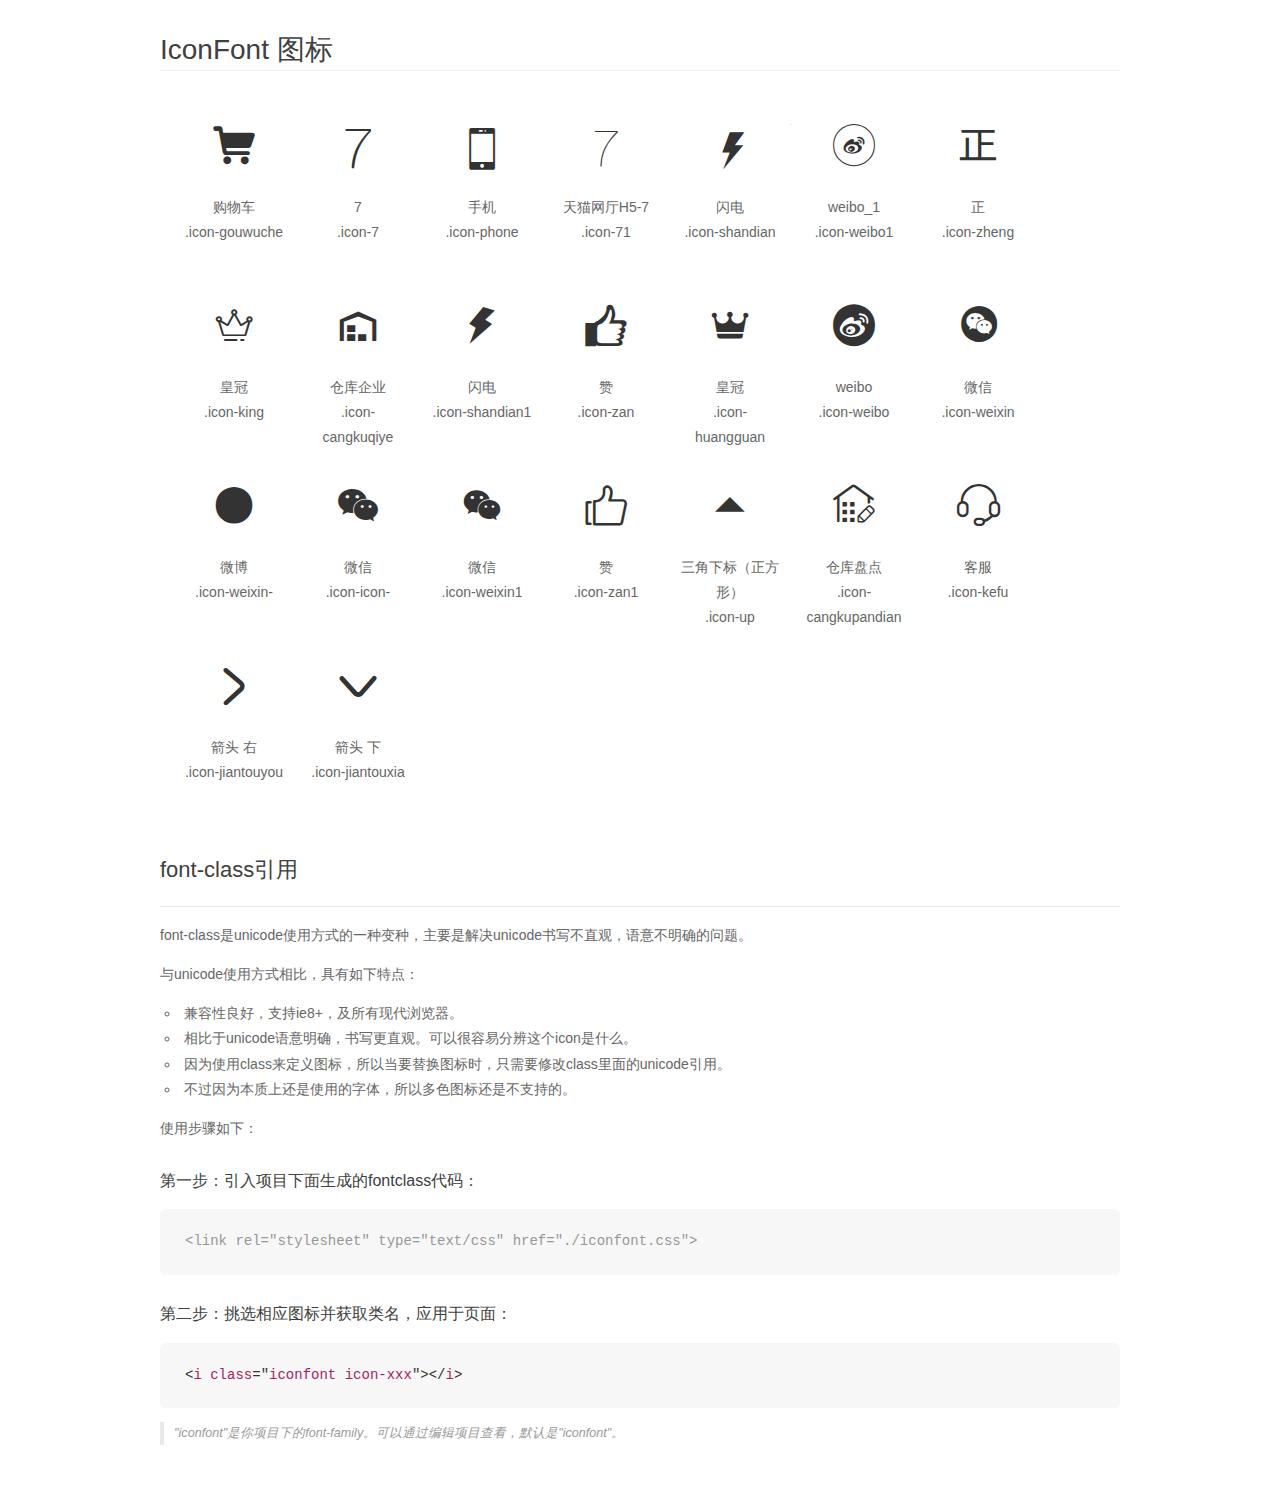
<file: font/demo_fontclass.html>
<!DOCTYPE html>
<html>
<head>
    <meta charset="utf-8"/>
    <title>IconFont</title>
    <link rel="stylesheet" href="demo.css">
    <link rel="stylesheet" href="iconfont.css">
</head>
<body>
    <div class="main markdown">
        <h1>IconFont 图标</h1>
        <ul class="icon_lists clear">
            
                <li>
                <i class="icon iconfont icon-gouwuche"></i>
                    <div class="name">购物车</div>
                    <div class="fontclass">.icon-gouwuche</div>
                </li>
            
                <li>
                <i class="icon iconfont icon-7"></i>
                    <div class="name">7</div>
                    <div class="fontclass">.icon-7</div>
                </li>
            
                <li>
                <i class="icon iconfont icon-phone"></i>
                    <div class="name">手机</div>
                    <div class="fontclass">.icon-phone</div>
                </li>
            
                <li>
                <i class="icon iconfont icon-71"></i>
                    <div class="name">天猫网厅H5-7</div>
                    <div class="fontclass">.icon-71</div>
                </li>
            
                <li>
                <i class="icon iconfont icon-shandian"></i>
                    <div class="name">闪电</div>
                    <div class="fontclass">.icon-shandian</div>
                </li>
            
                <li>
                <i class="icon iconfont icon-weibo1"></i>
                    <div class="name">weibo_1</div>
                    <div class="fontclass">.icon-weibo1</div>
                </li>
            
                <li>
                <i class="icon iconfont icon-zheng"></i>
                    <div class="name">正</div>
                    <div class="fontclass">.icon-zheng</div>
                </li>
            
                <li>
                <i class="icon iconfont icon-king"></i>
                    <div class="name">皇冠</div>
                    <div class="fontclass">.icon-king</div>
                </li>
            
                <li>
                <i class="icon iconfont icon-cangkuqiye"></i>
                    <div class="name">仓库企业</div>
                    <div class="fontclass">.icon-cangkuqiye</div>
                </li>
            
                <li>
                <i class="icon iconfont icon-shandian1"></i>
                    <div class="name">闪电</div>
                    <div class="fontclass">.icon-shandian1</div>
                </li>
            
                <li>
                <i class="icon iconfont icon-zan"></i>
                    <div class="name">赞</div>
                    <div class="fontclass">.icon-zan</div>
                </li>
            
                <li>
                <i class="icon iconfont icon-huangguan"></i>
                    <div class="name">皇冠</div>
                    <div class="fontclass">.icon-huangguan</div>
                </li>
            
                <li>
                <i class="icon iconfont icon-weibo"></i>
                    <div class="name">weibo</div>
                    <div class="fontclass">.icon-weibo</div>
                </li>
            
                <li>
                <i class="icon iconfont icon-weixin"></i>
                    <div class="name">微信</div>
                    <div class="fontclass">.icon-weixin</div>
                </li>
            
                <li>
                <i class="icon iconfont icon-weixin-"></i>
                    <div class="name">微博</div>
                    <div class="fontclass">.icon-weixin-</div>
                </li>
            
                <li>
                <i class="icon iconfont icon-icon-"></i>
                    <div class="name">微信</div>
                    <div class="fontclass">.icon-icon-</div>
                </li>
            
                <li>
                <i class="icon iconfont icon-weixin1"></i>
                    <div class="name">微信</div>
                    <div class="fontclass">.icon-weixin1</div>
                </li>
            
                <li>
                <i class="icon iconfont icon-zan1"></i>
                    <div class="name">赞</div>
                    <div class="fontclass">.icon-zan1</div>
                </li>
            
                <li>
                <i class="icon iconfont icon-up"></i>
                    <div class="name">三角下标（正方形）</div>
                    <div class="fontclass">.icon-up</div>
                </li>
            
                <li>
                <i class="icon iconfont icon-cangkupandian"></i>
                    <div class="name">仓库盘点</div>
                    <div class="fontclass">.icon-cangkupandian</div>
                </li>
            
                <li>
                <i class="icon iconfont icon-kefu"></i>
                    <div class="name">客服</div>
                    <div class="fontclass">.icon-kefu</div>
                </li>
            
                <li>
                <i class="icon iconfont icon-jiantouyou"></i>
                    <div class="name">箭头 右</div>
                    <div class="fontclass">.icon-jiantouyou</div>
                </li>
            
                <li>
                <i class="icon iconfont icon-jiantouxia"></i>
                    <div class="name">箭头 下</div>
                    <div class="fontclass">.icon-jiantouxia</div>
                </li>
            
        </ul>

        <h2 id="font-class-">font-class引用</h2>
        <hr>

        <p>font-class是unicode使用方式的一种变种，主要是解决unicode书写不直观，语意不明确的问题。</p>
        <p>与unicode使用方式相比，具有如下特点：</p>
        <ul>
        <li>兼容性良好，支持ie8+，及所有现代浏览器。</li>
        <li>相比于unicode语意明确，书写更直观。可以很容易分辨这个icon是什么。</li>
        <li>因为使用class来定义图标，所以当要替换图标时，只需要修改class里面的unicode引用。</li>
        <li>不过因为本质上还是使用的字体，所以多色图标还是不支持的。</li>
        </ul>
        <p>使用步骤如下：</p>
        <h3 id="-fontclass-">第一步：引入项目下面生成的fontclass代码：</h3>


        <pre><code class="lang-js hljs javascript"><span class="hljs-comment">&lt;link rel="stylesheet" type="text/css" href="./iconfont.css"&gt;</span></code></pre>
        <h3 id="-">第二步：挑选相应图标并获取类名，应用于页面：</h3>
        <pre><code class="lang-css hljs">&lt;<span class="hljs-selector-tag">i</span> <span class="hljs-selector-tag">class</span>="<span class="hljs-selector-tag">iconfont</span> <span class="hljs-selector-tag">icon-xxx</span>"&gt;&lt;/<span class="hljs-selector-tag">i</span>&gt;</code></pre>
        <blockquote>
        <p>"iconfont"是你项目下的font-family。可以通过编辑项目查看，默认是"iconfont"。</p>
        </blockquote>
    </div>
</body>
</html>
</file>
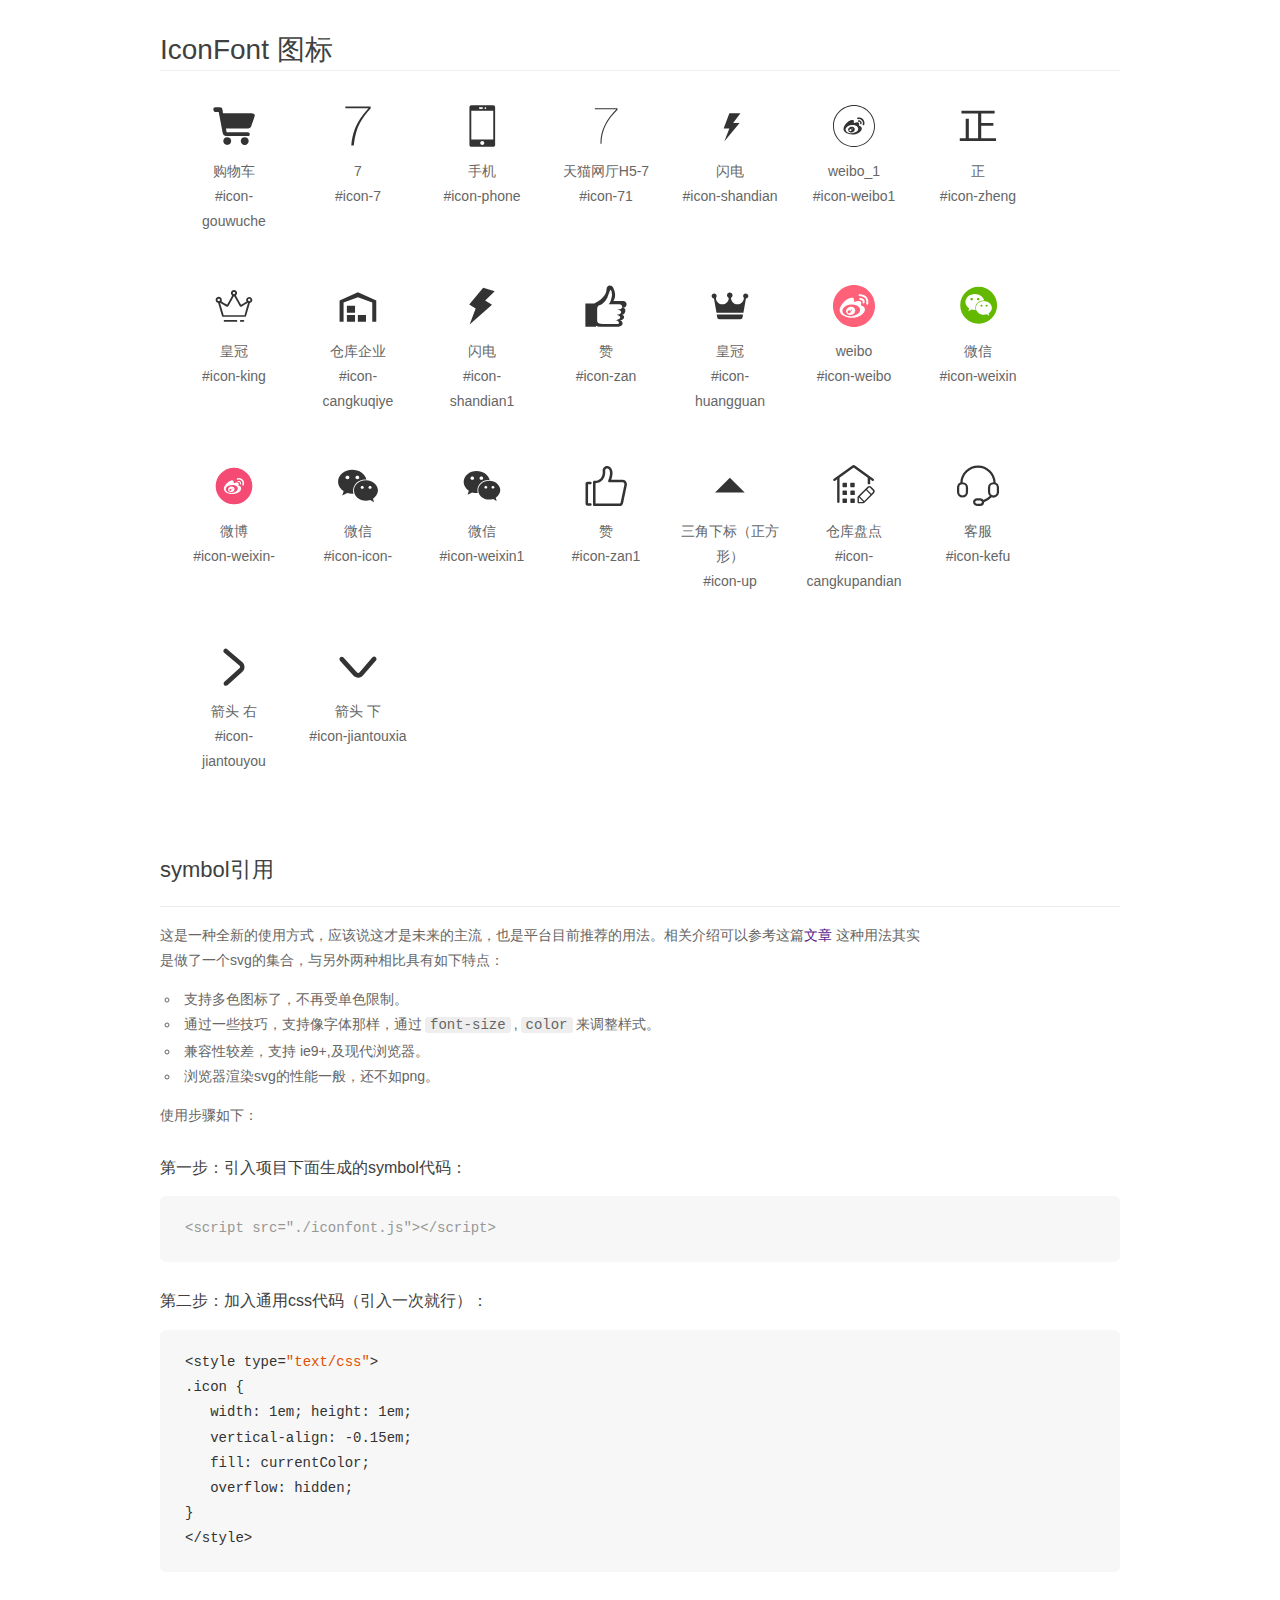
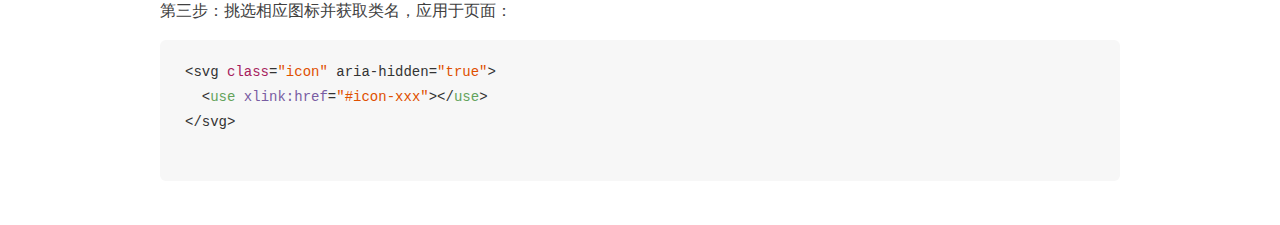
<file: font/demo_symbol.html>
<!DOCTYPE html>
<html>
<head>
    <meta charset="utf-8"/>
    <title>IconFont</title>
    <link rel="stylesheet" href="demo.css">
    <script src="iconfont.js"></script>

    <style type="text/css">
        .icon {
          /* 通过设置 font-size 来改变图标大小 */
          width: 1em; height: 1em;
          /* 图标和文字相邻时，垂直对齐 */
          vertical-align: -0.15em;
          /* 通过设置 color 来改变 SVG 的颜色/fill */
          fill: currentColor;
          /* path 和 stroke 溢出 viewBox 部分在 IE 下会显示
             normalize.css 中也包含这行 */
          overflow: hidden;
        }

    </style>
</head>
<body>
    <div class="main markdown">
        <h1>IconFont 图标</h1>
        <ul class="icon_lists clear">
            
                <li>
                    <svg class="icon" aria-hidden="true">
                        <use xlink:href="#icon-gouwuche"></use>
                    </svg>
                    <div class="name">购物车</div>
                    <div class="fontclass">#icon-gouwuche</div>
                </li>
            
                <li>
                    <svg class="icon" aria-hidden="true">
                        <use xlink:href="#icon-7"></use>
                    </svg>
                    <div class="name">7</div>
                    <div class="fontclass">#icon-7</div>
                </li>
            
                <li>
                    <svg class="icon" aria-hidden="true">
                        <use xlink:href="#icon-phone"></use>
                    </svg>
                    <div class="name">手机</div>
                    <div class="fontclass">#icon-phone</div>
                </li>
            
                <li>
                    <svg class="icon" aria-hidden="true">
                        <use xlink:href="#icon-71"></use>
                    </svg>
                    <div class="name">天猫网厅H5-7</div>
                    <div class="fontclass">#icon-71</div>
                </li>
            
                <li>
                    <svg class="icon" aria-hidden="true">
                        <use xlink:href="#icon-shandian"></use>
                    </svg>
                    <div class="name">闪电</div>
                    <div class="fontclass">#icon-shandian</div>
                </li>
            
                <li>
                    <svg class="icon" aria-hidden="true">
                        <use xlink:href="#icon-weibo1"></use>
                    </svg>
                    <div class="name">weibo_1</div>
                    <div class="fontclass">#icon-weibo1</div>
                </li>
            
                <li>
                    <svg class="icon" aria-hidden="true">
                        <use xlink:href="#icon-zheng"></use>
                    </svg>
                    <div class="name">正</div>
                    <div class="fontclass">#icon-zheng</div>
                </li>
            
                <li>
                    <svg class="icon" aria-hidden="true">
                        <use xlink:href="#icon-king"></use>
                    </svg>
                    <div class="name">皇冠</div>
                    <div class="fontclass">#icon-king</div>
                </li>
            
                <li>
                    <svg class="icon" aria-hidden="true">
                        <use xlink:href="#icon-cangkuqiye"></use>
                    </svg>
                    <div class="name">仓库企业</div>
                    <div class="fontclass">#icon-cangkuqiye</div>
                </li>
            
                <li>
                    <svg class="icon" aria-hidden="true">
                        <use xlink:href="#icon-shandian1"></use>
                    </svg>
                    <div class="name">闪电</div>
                    <div class="fontclass">#icon-shandian1</div>
                </li>
            
                <li>
                    <svg class="icon" aria-hidden="true">
                        <use xlink:href="#icon-zan"></use>
                    </svg>
                    <div class="name">赞</div>
                    <div class="fontclass">#icon-zan</div>
                </li>
            
                <li>
                    <svg class="icon" aria-hidden="true">
                        <use xlink:href="#icon-huangguan"></use>
                    </svg>
                    <div class="name">皇冠</div>
                    <div class="fontclass">#icon-huangguan</div>
                </li>
            
                <li>
                    <svg class="icon" aria-hidden="true">
                        <use xlink:href="#icon-weibo"></use>
                    </svg>
                    <div class="name">weibo</div>
                    <div class="fontclass">#icon-weibo</div>
                </li>
            
                <li>
                    <svg class="icon" aria-hidden="true">
                        <use xlink:href="#icon-weixin"></use>
                    </svg>
                    <div class="name">微信</div>
                    <div class="fontclass">#icon-weixin</div>
                </li>
            
                <li>
                    <svg class="icon" aria-hidden="true">
                        <use xlink:href="#icon-weixin-"></use>
                    </svg>
                    <div class="name">微博</div>
                    <div class="fontclass">#icon-weixin-</div>
                </li>
            
                <li>
                    <svg class="icon" aria-hidden="true">
                        <use xlink:href="#icon-icon-"></use>
                    </svg>
                    <div class="name">微信</div>
                    <div class="fontclass">#icon-icon-</div>
                </li>
            
                <li>
                    <svg class="icon" aria-hidden="true">
                        <use xlink:href="#icon-weixin1"></use>
                    </svg>
                    <div class="name">微信</div>
                    <div class="fontclass">#icon-weixin1</div>
                </li>
            
                <li>
                    <svg class="icon" aria-hidden="true">
                        <use xlink:href="#icon-zan1"></use>
                    </svg>
                    <div class="name">赞</div>
                    <div class="fontclass">#icon-zan1</div>
                </li>
            
                <li>
                    <svg class="icon" aria-hidden="true">
                        <use xlink:href="#icon-up"></use>
                    </svg>
                    <div class="name">三角下标（正方形）</div>
                    <div class="fontclass">#icon-up</div>
                </li>
            
                <li>
                    <svg class="icon" aria-hidden="true">
                        <use xlink:href="#icon-cangkupandian"></use>
                    </svg>
                    <div class="name">仓库盘点</div>
                    <div class="fontclass">#icon-cangkupandian</div>
                </li>
            
                <li>
                    <svg class="icon" aria-hidden="true">
                        <use xlink:href="#icon-kefu"></use>
                    </svg>
                    <div class="name">客服</div>
                    <div class="fontclass">#icon-kefu</div>
                </li>
            
                <li>
                    <svg class="icon" aria-hidden="true">
                        <use xlink:href="#icon-jiantouyou"></use>
                    </svg>
                    <div class="name">箭头 右</div>
                    <div class="fontclass">#icon-jiantouyou</div>
                </li>
            
                <li>
                    <svg class="icon" aria-hidden="true">
                        <use xlink:href="#icon-jiantouxia"></use>
                    </svg>
                    <div class="name">箭头 下</div>
                    <div class="fontclass">#icon-jiantouxia</div>
                </li>
            
        </ul>


        <h2 id="symbol-">symbol引用</h2>
        <hr>

        <p>这是一种全新的使用方式，应该说这才是未来的主流，也是平台目前推荐的用法。相关介绍可以参考这篇<a href="">文章</a>
        这种用法其实是做了一个svg的集合，与另外两种相比具有如下特点：</p>
        <ul>
          <li>支持多色图标了，不再受单色限制。</li>
          <li>通过一些技巧，支持像字体那样，通过<code>font-size</code>,<code>color</code>来调整样式。</li>
          <li>兼容性较差，支持 ie9+,及现代浏览器。</li>
          <li>浏览器渲染svg的性能一般，还不如png。</li>
        </ul>
        <p>使用步骤如下：</p>
        <h3 id="-symbol-">第一步：引入项目下面生成的symbol代码：</h3>
        <pre><code class="lang-js hljs javascript"><span class="hljs-comment">&lt;script src="./iconfont.js"&gt;&lt;/script&gt;</span></code></pre>
        <h3 id="-css-">第二步：加入通用css代码（引入一次就行）：</h3>
        <pre><code class="lang-js hljs javascript">&lt;style type=<span class="hljs-string">"text/css"</span>&gt;
.icon {
   width: <span class="hljs-number">1</span>em; height: <span class="hljs-number">1</span>em;
   vertical-align: <span class="hljs-number">-0.15</span>em;
   fill: currentColor;
   overflow: hidden;
}
&lt;<span class="hljs-regexp">/style&gt;</span></code></pre>
        <h3 id="-">第三步：挑选相应图标并获取类名，应用于页面：</h3>
        <pre><code class="lang-js hljs javascript">&lt;svg <span class="hljs-class"><span class="hljs-keyword">class</span></span>=<span class="hljs-string">"icon"</span> aria-hidden=<span class="hljs-string">"true"</span>&gt;<span class="xml"><span class="hljs-tag">
  &lt;<span class="hljs-name">use</span> <span class="hljs-attr">xlink:href</span>=<span class="hljs-string">"#icon-xxx"</span>&gt;</span><span class="hljs-tag">&lt;/<span class="hljs-name">use</span>&gt;</span>
</span>&lt;<span class="hljs-regexp">/svg&gt;
        </span></code></pre>
    </div>
</body>
</html>
</file>
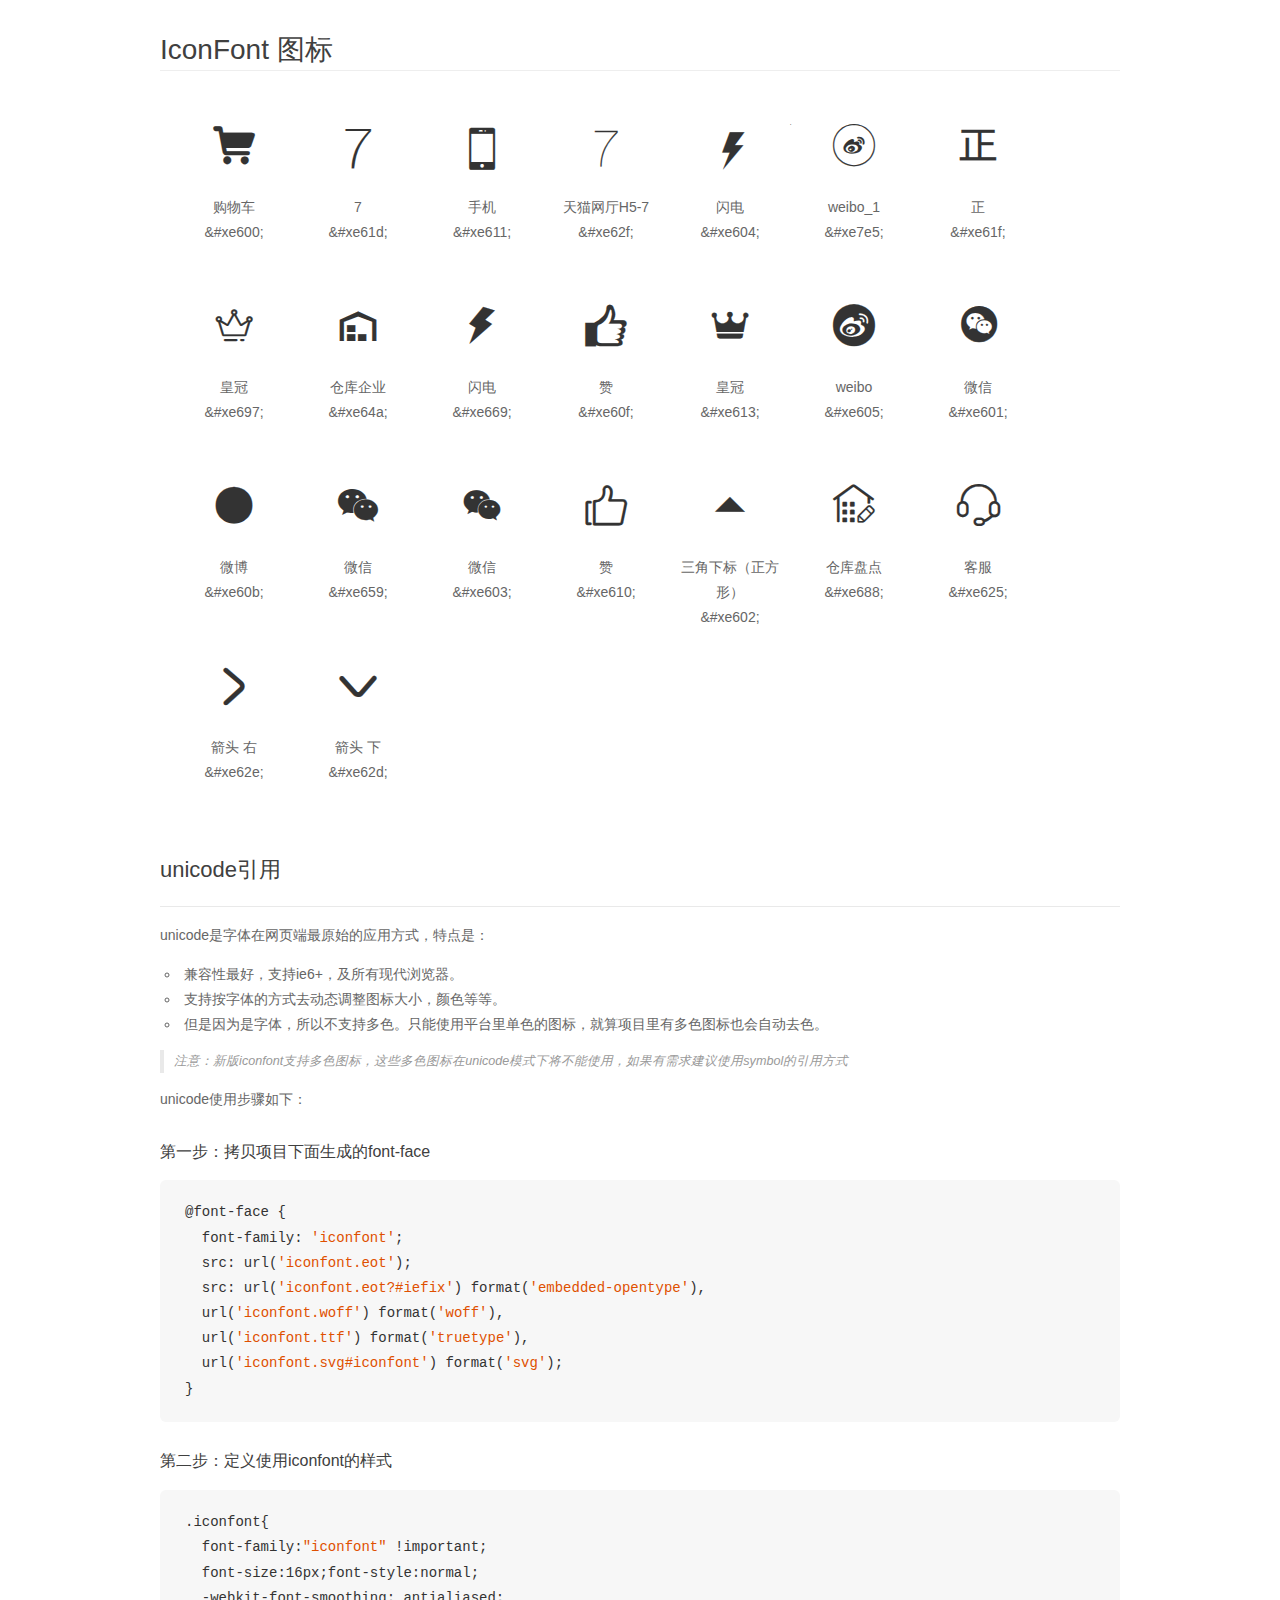
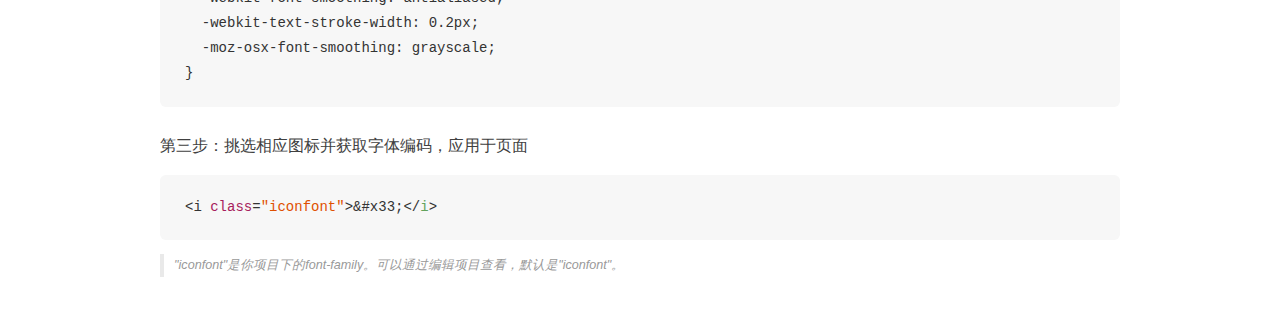
<file: font/demo_unicode.html>
<!DOCTYPE html>
<html>
<head>
    <meta charset="utf-8"/>
    <title>IconFont</title>
    <link rel="stylesheet" href="demo.css">

    <style type="text/css">

        @font-face {font-family: "iconfont";
          src: url('iconfont.eot'); /* IE9*/
          src: url('iconfont.eot#iefix') format('embedded-opentype'), /* IE6-IE8 */
          url('iconfont.woff') format('woff'), /* chrome, firefox */
          url('iconfont.ttf') format('truetype'), /* chrome, firefox, opera, Safari, Android, iOS 4.2+*/
          url('iconfont.svg#iconfont') format('svg'); /* iOS 4.1- */
        }

        .iconfont {
          font-family:"iconfont" !important;
          font-size:16px;
          font-style:normal;
          -webkit-font-smoothing: antialiased;
          -webkit-text-stroke-width: 0.2px;
          -moz-osx-font-smoothing: grayscale;
        }

    </style>
</head>
<body>
    <div class="main markdown">
        <h1>IconFont 图标</h1>
        <ul class="icon_lists clear">
            
                <li>
                <i class="icon iconfont">&#xe600;</i>
                    <div class="name">购物车</div>
                    <div class="code">&amp;#xe600;</div>
                </li>
            
                <li>
                <i class="icon iconfont">&#xe61d;</i>
                    <div class="name">7</div>
                    <div class="code">&amp;#xe61d;</div>
                </li>
            
                <li>
                <i class="icon iconfont">&#xe611;</i>
                    <div class="name">手机</div>
                    <div class="code">&amp;#xe611;</div>
                </li>
            
                <li>
                <i class="icon iconfont">&#xe62f;</i>
                    <div class="name">天猫网厅H5-7</div>
                    <div class="code">&amp;#xe62f;</div>
                </li>
            
                <li>
                <i class="icon iconfont">&#xe604;</i>
                    <div class="name">闪电</div>
                    <div class="code">&amp;#xe604;</div>
                </li>
            
                <li>
                <i class="icon iconfont">&#xe7e5;</i>
                    <div class="name">weibo_1</div>
                    <div class="code">&amp;#xe7e5;</div>
                </li>
            
                <li>
                <i class="icon iconfont">&#xe61f;</i>
                    <div class="name">正</div>
                    <div class="code">&amp;#xe61f;</div>
                </li>
            
                <li>
                <i class="icon iconfont">&#xe697;</i>
                    <div class="name">皇冠</div>
                    <div class="code">&amp;#xe697;</div>
                </li>
            
                <li>
                <i class="icon iconfont">&#xe64a;</i>
                    <div class="name">仓库企业</div>
                    <div class="code">&amp;#xe64a;</div>
                </li>
            
                <li>
                <i class="icon iconfont">&#xe669;</i>
                    <div class="name">闪电</div>
                    <div class="code">&amp;#xe669;</div>
                </li>
            
                <li>
                <i class="icon iconfont">&#xe60f;</i>
                    <div class="name">赞</div>
                    <div class="code">&amp;#xe60f;</div>
                </li>
            
                <li>
                <i class="icon iconfont">&#xe613;</i>
                    <div class="name">皇冠</div>
                    <div class="code">&amp;#xe613;</div>
                </li>
            
                <li>
                <i class="icon iconfont">&#xe605;</i>
                    <div class="name">weibo</div>
                    <div class="code">&amp;#xe605;</div>
                </li>
            
                <li>
                <i class="icon iconfont">&#xe601;</i>
                    <div class="name">微信</div>
                    <div class="code">&amp;#xe601;</div>
                </li>
            
                <li>
                <i class="icon iconfont">&#xe60b;</i>
                    <div class="name">微博</div>
                    <div class="code">&amp;#xe60b;</div>
                </li>
            
                <li>
                <i class="icon iconfont">&#xe659;</i>
                    <div class="name">微信</div>
                    <div class="code">&amp;#xe659;</div>
                </li>
            
                <li>
                <i class="icon iconfont">&#xe603;</i>
                    <div class="name">微信</div>
                    <div class="code">&amp;#xe603;</div>
                </li>
            
                <li>
                <i class="icon iconfont">&#xe610;</i>
                    <div class="name">赞</div>
                    <div class="code">&amp;#xe610;</div>
                </li>
            
                <li>
                <i class="icon iconfont">&#xe602;</i>
                    <div class="name">三角下标（正方形）</div>
                    <div class="code">&amp;#xe602;</div>
                </li>
            
                <li>
                <i class="icon iconfont">&#xe688;</i>
                    <div class="name">仓库盘点</div>
                    <div class="code">&amp;#xe688;</div>
                </li>
            
                <li>
                <i class="icon iconfont">&#xe625;</i>
                    <div class="name">客服</div>
                    <div class="code">&amp;#xe625;</div>
                </li>
            
                <li>
                <i class="icon iconfont">&#xe62e;</i>
                    <div class="name">箭头 右</div>
                    <div class="code">&amp;#xe62e;</div>
                </li>
            
                <li>
                <i class="icon iconfont">&#xe62d;</i>
                    <div class="name">箭头 下</div>
                    <div class="code">&amp;#xe62d;</div>
                </li>
            
        </ul>
        <h2 id="unicode-">unicode引用</h2>
        <hr>

        <p>unicode是字体在网页端最原始的应用方式，特点是：</p>
        <ul>
        <li>兼容性最好，支持ie6+，及所有现代浏览器。</li>
        <li>支持按字体的方式去动态调整图标大小，颜色等等。</li>
        <li>但是因为是字体，所以不支持多色。只能使用平台里单色的图标，就算项目里有多色图标也会自动去色。</li>
        </ul>
        <blockquote>
        <p>注意：新版iconfont支持多色图标，这些多色图标在unicode模式下将不能使用，如果有需求建议使用symbol的引用方式</p>
        </blockquote>
        <p>unicode使用步骤如下：</p>
        <h3 id="-font-face">第一步：拷贝项目下面生成的font-face</h3>
        <pre><code class="lang-js hljs javascript">@font-face {
  font-family: <span class="hljs-string">'iconfont'</span>;
  src: url(<span class="hljs-string">'iconfont.eot'</span>);
  src: url(<span class="hljs-string">'iconfont.eot?#iefix'</span>) format(<span class="hljs-string">'embedded-opentype'</span>),
  url(<span class="hljs-string">'iconfont.woff'</span>) format(<span class="hljs-string">'woff'</span>),
  url(<span class="hljs-string">'iconfont.ttf'</span>) format(<span class="hljs-string">'truetype'</span>),
  url(<span class="hljs-string">'iconfont.svg#iconfont'</span>) format(<span class="hljs-string">'svg'</span>);
}
</code></pre>
        <h3 id="-iconfont-">第二步：定义使用iconfont的样式</h3>
        <pre><code class="lang-js hljs javascript">.iconfont{
  font-family:<span class="hljs-string">"iconfont"</span> !important;
  font-size:<span class="hljs-number">16</span>px;font-style:normal;
  -webkit-font-smoothing: antialiased;
  -webkit-text-stroke-width: <span class="hljs-number">0.2</span>px;
  -moz-osx-font-smoothing: grayscale;
}
</code></pre>
        <h3 id="-">第三步：挑选相应图标并获取字体编码，应用于页面</h3>
        <pre><code class="lang-js hljs javascript">&lt;i <span class="hljs-class"><span class="hljs-keyword">class</span></span>=<span class="hljs-string">"iconfont"</span>&gt;&amp;#x33;<span class="xml"><span class="hljs-tag">&lt;/<span class="hljs-name">i</span>&gt;</span></span></code></pre>

        <blockquote>
        <p>"iconfont"是你项目下的font-family。可以通过编辑项目查看，默认是"iconfont"。</p>
        </blockquote>
    </div>


</body>
</html>
</file>
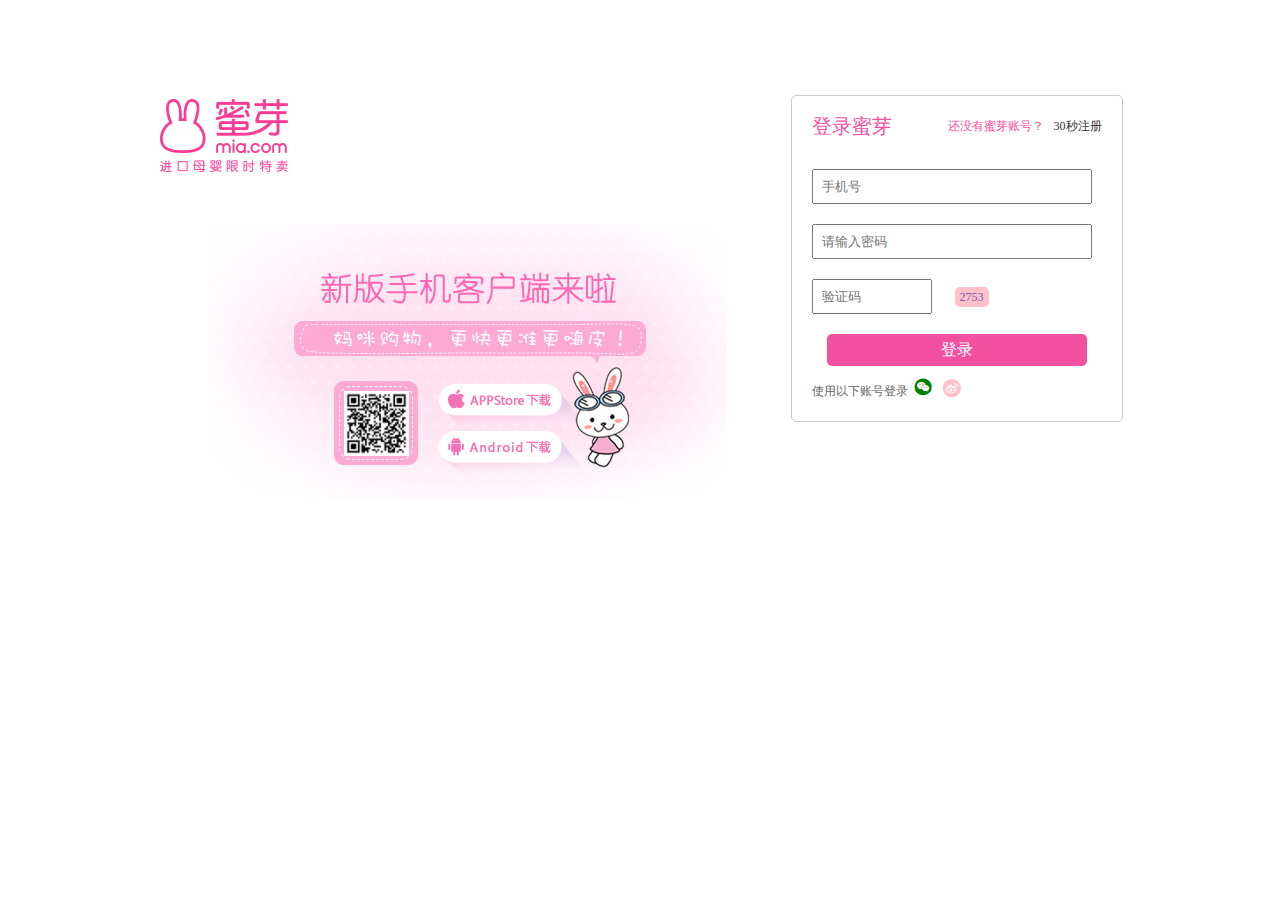
<file: html/login.html>
<!DOCTYPE html>
<html>
	<head>
		<meta charset="UTF-8">
		<title></title>
	<link rel="stylesheet" href="../css/login.css" type="text/css"/>
	</head>
	<body>
		<div class="login-box">
			<div class="login-left">
				<a href="#">
					<img src="../img/logo.jpg">
				</a>
				<img src="../img/login1.jpg">
			</div>
			<div class="login-right">
				<div class="login-tit">
					<span>登录蜜芽</span><span>还没有蜜芽账号？<a href="rejister.html">30秒注册</a></span>
				</div>
				<div class="tit">
					<p id="tit">请检查你的账号是否正确</p>
				</div>
				<div class="login-form">
					<input type="text" id="username" placeholder="手机号">
					<input type="password" id="psw" placeholder="请输入密码">
					<input type="text" id="verinumb" placeholder="验证码">
					<span id="verinumba">1234</span><br/>
					<button id="btn">登录</button>
				</div>
				<div class="else-login">
					<span>使用以下账号登录</span><a href="#">&#xe601;</a><a href="#">&#xe605;</a>
				</div>
			</div>
		</div>
		
		<script type="text/javascript" src="../js/jquery-1.11.0.js"></script>
		<script type="text/javascript" src="../js/template.js"></script>
		<script type="text/javascript" src="../js/login.js" ></script>
	</body>
</html>
</file>
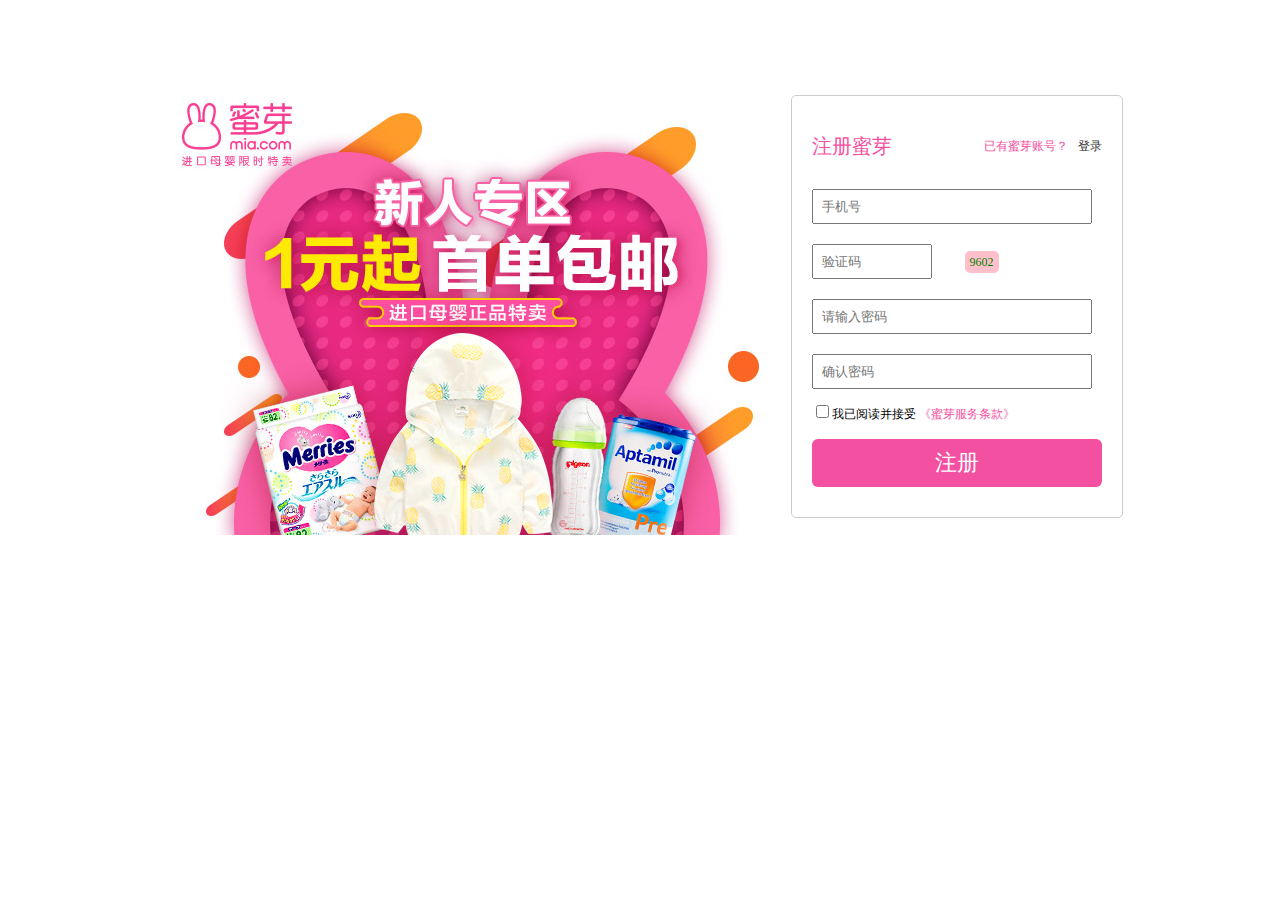
<file: html/rejister.html>
<!DOCTYPE html>
<html>
	<head>
		<meta charset="UTF-8">
		<title>注册</title>
	<link rel="stylesheet" href="../css/rejister.css" type="text/css"/>
	</head>
	<body>
		<div class="login-box">
			<div class="login-left">
				<img src="../img/login2.jpg">
			</div>
			<div class="login-right">
				<div class="login-tit">
					<span>注册蜜芽</span><span>已有蜜芽账号？<a href="login.html">登录</a></span>
				</div>
				<div class="login-form">
					<input type="text" id="username" placeholder="手机号">
					<input type="text" id="verinumb" placeholder="验证码">
					<span id="verinumba">1234</span><br/>
					<input type="password" id="psw1" placeholder="请输入密码">
					<input type="password" id="psw2" placeholder="确认密码">
				</div>
				<div class="login-tell">
					<input type="checkbox" id="check" /><span>我已阅读并接受 <a href="#">《蜜芽服务条款》</a></span>
				</div>
				<div class="tip">
					<p id="tip">检查</p>
				</div>
				<div class="login-rejister">
					
					<button id="btn">注册</button>
				</div>
			</div>
		</div>
		
		
		
		
		
		
		<script type="text/javascript" src="../js/jquery-1.11.0.js"></script>
		<script type="text/javascript" src="../js/template.js"></script>
		<script type="text/javascript" src="../js/rejister.js" ></script>
	</body>
</html>
</file>
<file: font/iconfont.css>
@font-face {font-family: "iconfont";
  src: url('iconfont.eot?t=1503892301887'); /* IE9*/
  src: url('iconfont.eot?t=1503892301887#iefix') format('embedded-opentype'), /* IE6-IE8 */
  url('iconfont.woff?t=1503892301887') format('woff'), /* chrome, firefox */
  url('iconfont.ttf?t=1503892301887') format('truetype'), /* chrome, firefox, opera, Safari, Android, iOS 4.2+*/
  url('iconfont.svg?t=1503892301887#iconfont') format('svg'); /* iOS 4.1- */
}

.iconfont {
  font-family:"iconfont" !important;
  font-size:16px;
  font-style:normal;
  -webkit-font-smoothing: antialiased;
  -moz-osx-font-smoothing: grayscale;
}

.icon-gouwuche:before { content: "\e600"; }

.icon-7:before { content: "\e61d"; }

.icon-phone:before { content: "\e611"; }

.icon-71:before { content: "\e62f"; }

.icon-shandian:before { content: "\e604"; }

.icon-weibo1:before { content: "\e7e5"; }

.icon-zheng:before { content: "\e61f"; }

.icon-king:before { content: "\e697"; }

.icon-cangkuqiye:before { content: "\e64a"; }

.icon-shandian1:before { content: "\e669"; }

.icon-zan:before { content: "\e60f"; }

.icon-huangguan:before { content: "\e613"; }

.icon-weibo:before { content: "\e605"; }

.icon-weixin:before { content: "\e601"; }

.icon-weixin-:before { content: "\e60b"; }

.icon-icon-:before { content: "\e659"; }

.icon-weixin1:before { content: "\e603"; }

.icon-zan1:before { content: "\e610"; }

.icon-up:before { content: "\e602"; }

.icon-cangkupandian:before { content: "\e688"; }

.icon-kefu:before { content: "\e625"; }

.icon-jiantouyou:before { content: "\e62e"; }

.icon-jiantouxia:before { content: "\e62d"; }
</file>
<file: css/login.css>
@charset "UTF-8";
body,
ul,
li,
dl,
dt,
dd,
p,
ol,
h1,
h2,
h3,
h4,
h5,
h6,
form,
img,
table,
fieldset,
legend {
  margin: 0;
  padding: 0; }

ul,
li,
ol {
  list-style: none; }

img,
fieldset {
  border: 0; }

img {
  display: block; }

a {
  text-decoration: none;
  color: #333; }

h1,
h2,
h3,
h4,
h5,
h6 {
  font-weight: 100; }

body {
  font-size: 12px;
  font-family: "微软雅黑";
  background: #fff; }

@font-face {
  font-family: 'iconfont';
  src: url("../font/iconfont.eot");
  src: url("../font/iconfont.eot?#iefix") format("embedded-opentype"), url("../font/iconfont.woff") format("woff"), url("../font/iconfont.ttf") format("truetype"), url("../font/iconfont.svg#iconfont") format("svg"); }
.iconfont {
  font-family: "iconfont" !important;
  font-size: 16px;
  font-style: normal;
  -webkit-font-smoothing: antialiased;
  -webkit-text-stroke-width: 0.2px;
  -moz-osx-font-smoothing: grayscale; }

.login-box {
  width: 965px;
  margin: 20px auto 0;
  padding-top: 75px; }
  .login-box .login-left {
    width: 620px;
    float: left; }
    .login-box .login-left a {
      display: block;
      width: 135px;
      height: 79px; }
      .login-box .login-left a img {
        width: 135px;
        height: 79px;
        margin: 0; }
    .login-box .login-left img {
      width: 519px;
      height: 275px;
      margin: 50px auto 0; }
  .login-box .login-right {
    width: 290px;
    padding: 0 20px 20px;
    float: right;
    border: 1px solid #CCCCCC;
    border-radius: 5px; }
    .login-box .login-right .login-tit {
      line-height: 60px; }
      .login-box .login-right .login-tit span:nth-of-type(1) {
        font-size: 20px;
        color: #f450a2; }
      .login-box .login-right .login-tit span:nth-of-type(2) {
        font-size: 12px;
        color: #f450a2;
        float: right; }
        .login-box .login-right .login-tit span:nth-of-type(2) a {
          margin-left: 10px; }
          .login-box .login-right .login-tit span:nth-of-type(2) a:hover {
            color: #f450a2; }
    .login-box .login-right .tit {
      display: none;
      margin: 0 0 10px; }
      .login-box .login-right .tit p {
        padding: 5px 0;
        color: red;
        font-size: 16px; }
    .login-box .login-right .login-form input {
      width: 260px;
      padding: 8px;
      margin: 10px 0; }
      .login-box .login-right .login-form input:nth-of-type(3) {
        width: 100px; }
    .login-box .login-right .login-form span {
      margin-left: 20px;
      padding: 3px 5px;
      background: pink;
      color: #795DA3;
      border-radius: 5px; }
    .login-box .login-right .login-form button {
      display: block;
      line-height: 30px;
      width: 260px;
      margin: 10px auto;
      background: #F450A2;
      color: #fff;
      border: none;
      outline: none;
      cursor: pointer;
      font-size: 16px;
      border-radius: 5px; }
    .login-box .login-right .else-login span {
      line-height: 20px;
      color: #666; }
    .login-box .login-right .else-login a {
      font-family: iconfont;
      font-style: normal;
      margin: 0 5px; }
      .login-box .login-right .else-login a:nth-of-type(1) {
        font-size: 20px;
        color: green; }
      .login-box .login-right .else-login a:nth-of-type(2) {
        font-size: 18px;
        color: pink; }

/*# sourceMappingURL=login.css.map */
</file>
<file: css/rejister.css>
@charset "UTF-8";
body,
ul,
li,
dl,
dt,
dd,
p,
ol,
h1,
h2,
h3,
h4,
h5,
h6,
form,
img,
table,
fieldset,
legend {
  margin: 0;
  padding: 0; }

ul,
li,
ol {
  list-style: none; }

img,
fieldset {
  border: 0; }

img {
  display: block; }

a {
  text-decoration: none;
  color: #333; }

h1,
h2,
h3,
h4,
h5,
h6 {
  font-weight: 100; }

body {
  font-size: 12px;
  font-family: "微软雅黑";
  background: #fff; }

@font-face {
  font-family: 'iconfont';
  src: url("../font/iconfont.eot");
  src: url("../font/iconfont.eot?#iefix") format("embedded-opentype"), url("../font/iconfont.woff") format("woff"), url("../font/iconfont.ttf") format("truetype"), url("../font/iconfont.svg#iconfont") format("svg"); }
.iconfont {
  font-family: "iconfont" !important;
  font-size: 16px;
  font-style: normal;
  -webkit-font-smoothing: antialiased;
  -webkit-text-stroke-width: 0.2px;
  -moz-osx-font-smoothing: grayscale; }

.login-box {
  width: 965px;
  margin: 20px auto 0;
  padding-top: 75px; }
  .login-box .login-left {
    width: 620px;
    float: left; }
    .login-box .login-left img {
      margin: 0 auto; }
  .login-box .login-right {
    width: 290px;
    padding: 20px;
    float: right;
    border: 1px solid #CCCCCC;
    border-radius: 5px; }
    .login-box .login-right .login-tit {
      line-height: 60px; }
      .login-box .login-right .login-tit span:nth-of-type(1) {
        font-size: 20px;
        color: #f450a2; }
      .login-box .login-right .login-tit span:nth-of-type(2) {
        font-size: 12px;
        color: #f450a2;
        float: right; }
        .login-box .login-right .login-tit span:nth-of-type(2) a {
          margin-left: 10px; }
          .login-box .login-right .login-tit span:nth-of-type(2) a:hover {
            color: #f450a2; }
    .login-box .login-right .login-form input {
      width: 260px;
      padding: 8px;
      margin: 10px 0; }
      .login-box .login-right .login-form input:nth-of-type(2) {
        width: 100px; }
    .login-box .login-right .login-form span {
      margin-left: 30px;
      padding: 4px 5px;
      background: pink;
      color: #008000;
      border-radius: 5px; }
    .login-box .login-right .login-tell {
      line-height: 30px; }
      .login-box .login-right .login-tell a {
        color: #F450A2; }
    .login-box .login-right .tip {
      padding: 5px 0;
      display: none; }
      .login-box .login-right .tip p {
        padding-left: 20px;
        font-size: 14px;
        color: red; }
    .login-box .login-right .login-rejister {
      margin: 10px 0; }
      .login-box .login-right .login-rejister #tip {
        padding: 10px 0; }
      .login-box .login-right .login-rejister button {
        width: 100%;
        line-height: 46px;
        font-size: 22px;
        background: #F450A2;
        color: #fff;
        border: none;
        outline: none;
        border-radius: 6px;
        cursor: pointer; }

/*# sourceMappingURL=rejister.css.map */
</file>
<file: font/demo.css>
*{margin: 0;padding: 0;list-style: none;}
/*
KISSY CSS Reset
理念：1. reset 的目的不是清除浏览器的默认样式，这仅是部分工作。清除和重置是紧密不可分的。
2. reset 的目的不是让默认样式在所有浏览器下一致，而是减少默认样式有可能带来的问题。
3. reset 期望提供一套普适通用的基础样式。但没有银弹，推荐根据具体需求，裁剪和修改后再使用。
特色：1. 适应中文；2. 基于最新主流浏览器。
维护：玉伯<lifesinger@gmail.com>, 正淳<ragecarrier@gmail.com>
 */

/** 清除内外边距 **/
body, h1, h2, h3, h4, h5, h6, hr, p, blockquote, /* structural elements 结构元素 */
dl, dt, dd, ul, ol, li, /* list elements 列表元素 */
pre, /* text formatting elements 文本格式元素 */
form, fieldset, legend, button, input, textarea, /* form elements 表单元素 */
th, td /* table elements 表格元素 */ {
  margin: 0;
  padding: 0;
}

/** 设置默认字体 **/
body,
button, input, select, textarea /* for ie */ {
  font: 12px/1.5 tahoma, arial, \5b8b\4f53, sans-serif;
}
h1, h2, h3, h4, h5, h6 { font-size: 100%; }
address, cite, dfn, em, var { font-style: normal; } /* 将斜体扶正 */
code, kbd, pre, samp { font-family: courier new, courier, monospace; } /* 统一等宽字体 */
small { font-size: 12px; } /* 小于 12px 的中文很难阅读，让 small 正常化 */

/** 重置列表元素 **/
ul, ol { list-style: none; }

/** 重置文本格式元素 **/
a { text-decoration: none; }
a:hover { text-decoration: underline; }


/** 重置表单元素 **/
legend { color: #000; } /* for ie6 */
fieldset, img { border: 0; } /* img 搭车：让链接里的 img 无边框 */
button, input, select, textarea { font-size: 100%; } /* 使得表单元素在 ie 下能继承字体大小 */
/* 注：optgroup 无法扶正 */

/** 重置表格元素 **/
table { border-collapse: collapse; border-spacing: 0; }

/* 清除浮动 */
.ks-clear:after, .clear:after {
  content: '\20';
  display: block;
  height: 0;
  clear: both;
}
.ks-clear, .clear {
  *zoom: 1;
}

.main {
  padding: 30px 100px;
width: 960px;
margin: 0 auto;
}
.main h1{font-size:36px; color:#333; text-align:left;margin-bottom:30px; border-bottom: 1px solid #eee;}

.helps{margin-top:40px;}
.helps pre{
  padding:20px;
  margin:10px 0;
  border:solid 1px #e7e1cd;
  background-color: #fffdef;
  overflow: auto;
}

.icon_lists{
  width: 100% !important;

}

.icon_lists li{
  float:left;
  width: 100px;
  height:180px;
  text-align: center;
  list-style: none !important;
}
.icon_lists .icon{
  font-size: 42px;
  line-height: 100px;
  margin: 10px 0;
  color:#333;
  -webkit-transition: font-size 0.25s ease-out 0s;
  -moz-transition: font-size 0.25s ease-out 0s;
  transition: font-size 0.25s ease-out 0s;

}
.icon_lists .icon:hover{
  font-size: 100px;
}



.markdown {
  color: #666;
  font-size: 14px;
  line-height: 1.8;
}

.highlight {
  line-height: 1.5;
}

.markdown img {
  vertical-align: middle;
  max-width: 100%;
}

.markdown h1 {
  color: #404040;
  font-weight: 500;
  line-height: 40px;
  margin-bottom: 24px;
}

.markdown h2,
.markdown h3,
.markdown h4,
.markdown h5,
.markdown h6 {
  color: #404040;
  margin: 1.6em 0 0.6em 0;
  font-weight: 500;
  clear: both;
}

.markdown h1 {
  font-size: 28px;
}

.markdown h2 {
  font-size: 22px;
}

.markdown h3 {
  font-size: 16px;
}

.markdown h4 {
  font-size: 14px;
}

.markdown h5 {
  font-size: 12px;
}

.markdown h6 {
  font-size: 12px;
}

.markdown hr {
  height: 1px;
  border: 0;
  background: #e9e9e9;
  margin: 16px 0;
  clear: both;
}

.markdown p,
.markdown pre {
  margin: 1em 0;
}

.markdown > p,
.markdown > blockquote,
.markdown > .highlight,
.markdown > ol,
.markdown > ul {
  width: 80%;
}

.markdown ul > li {
  list-style: circle;
}

.markdown > ul li,
.markdown blockquote ul > li {
  margin-left: 20px;
  padding-left: 4px;
}

.markdown > ul li p,
.markdown > ol li p {
  margin: 0.6em 0;
}

.markdown ol > li {
  list-style: decimal;
}

.markdown > ol li,
.markdown blockquote ol > li {
  margin-left: 20px;
  padding-left: 4px;
}

.markdown code {
  margin: 0 3px;
  padding: 0 5px;
  background: #eee;
  border-radius: 3px;
}

.markdown pre {
  border-radius: 6px;
  background: #f7f7f7;
  padding: 20px;
}

.markdown pre code {
  border: none;
  background: #f7f7f7;
  margin: 0;
}

.markdown strong,
.markdown b {
  font-weight: 600;
}

.markdown > table {
  border-collapse: collapse;
  border-spacing: 0px;
  empty-cells: show;
  border: 1px solid #e9e9e9;
  width: 95%;
  margin-bottom: 24px;
}

.markdown > table th {
  white-space: nowrap;
  color: #333;
  font-weight: 600;

}

.markdown > table th,
.markdown > table td {
  border: 1px solid #e9e9e9;
  padding: 8px 16px;
  text-align: left;
}

.markdown > table th {
  background: #F7F7F7;
}

.markdown blockquote {
  font-size: 90%;
  color: #999;
  border-left: 4px solid #e9e9e9;
  padding-left: 0.8em;
  margin: 1em 0;
  font-style: italic;
}

.markdown blockquote p {
  margin: 0;
}

.markdown .anchor {
  opacity: 0;
  transition: opacity 0.3s ease;
  margin-left: 8px;
}

.markdown .waiting {
  color: #ccc;
}

.markdown h1:hover .anchor,
.markdown h2:hover .anchor,
.markdown h3:hover .anchor,
.markdown h4:hover .anchor,
.markdown h5:hover .anchor,
.markdown h6:hover .anchor {
  opacity: 1;
  display: inline-block;
}

.markdown > br,
.markdown > p > br {
  clear: both;
}


.hljs {
  display: block;
  background: white;
  padding: 0.5em;
  color: #333333;
  overflow-x: auto;
}

.hljs-comment,
.hljs-meta {
  color: #969896;
}

.hljs-string,
.hljs-variable,
.hljs-template-variable,
.hljs-strong,
.hljs-emphasis,
.hljs-quote {
  color: #df5000;
}

.hljs-keyword,
.hljs-selector-tag,
.hljs-type {
  color: #a71d5d;
}

.hljs-literal,
.hljs-symbol,
.hljs-bullet,
.hljs-attribute {
  color: #0086b3;
}

.hljs-section,
.hljs-name {
  color: #63a35c;
}

.hljs-tag {
  color: #333333;
}

.hljs-title,
.hljs-attr,
.hljs-selector-id,
.hljs-selector-class,
.hljs-selector-attr,
.hljs-selector-pseudo {
  color: #795da3;
}

.hljs-addition {
  color: #55a532;
  background-color: #eaffea;
}

.hljs-deletion {
  color: #bd2c00;
  background-color: #ffecec;
}

.hljs-link {
  text-decoration: underline;
}

pre{
  background: #fff;
}
</file>
